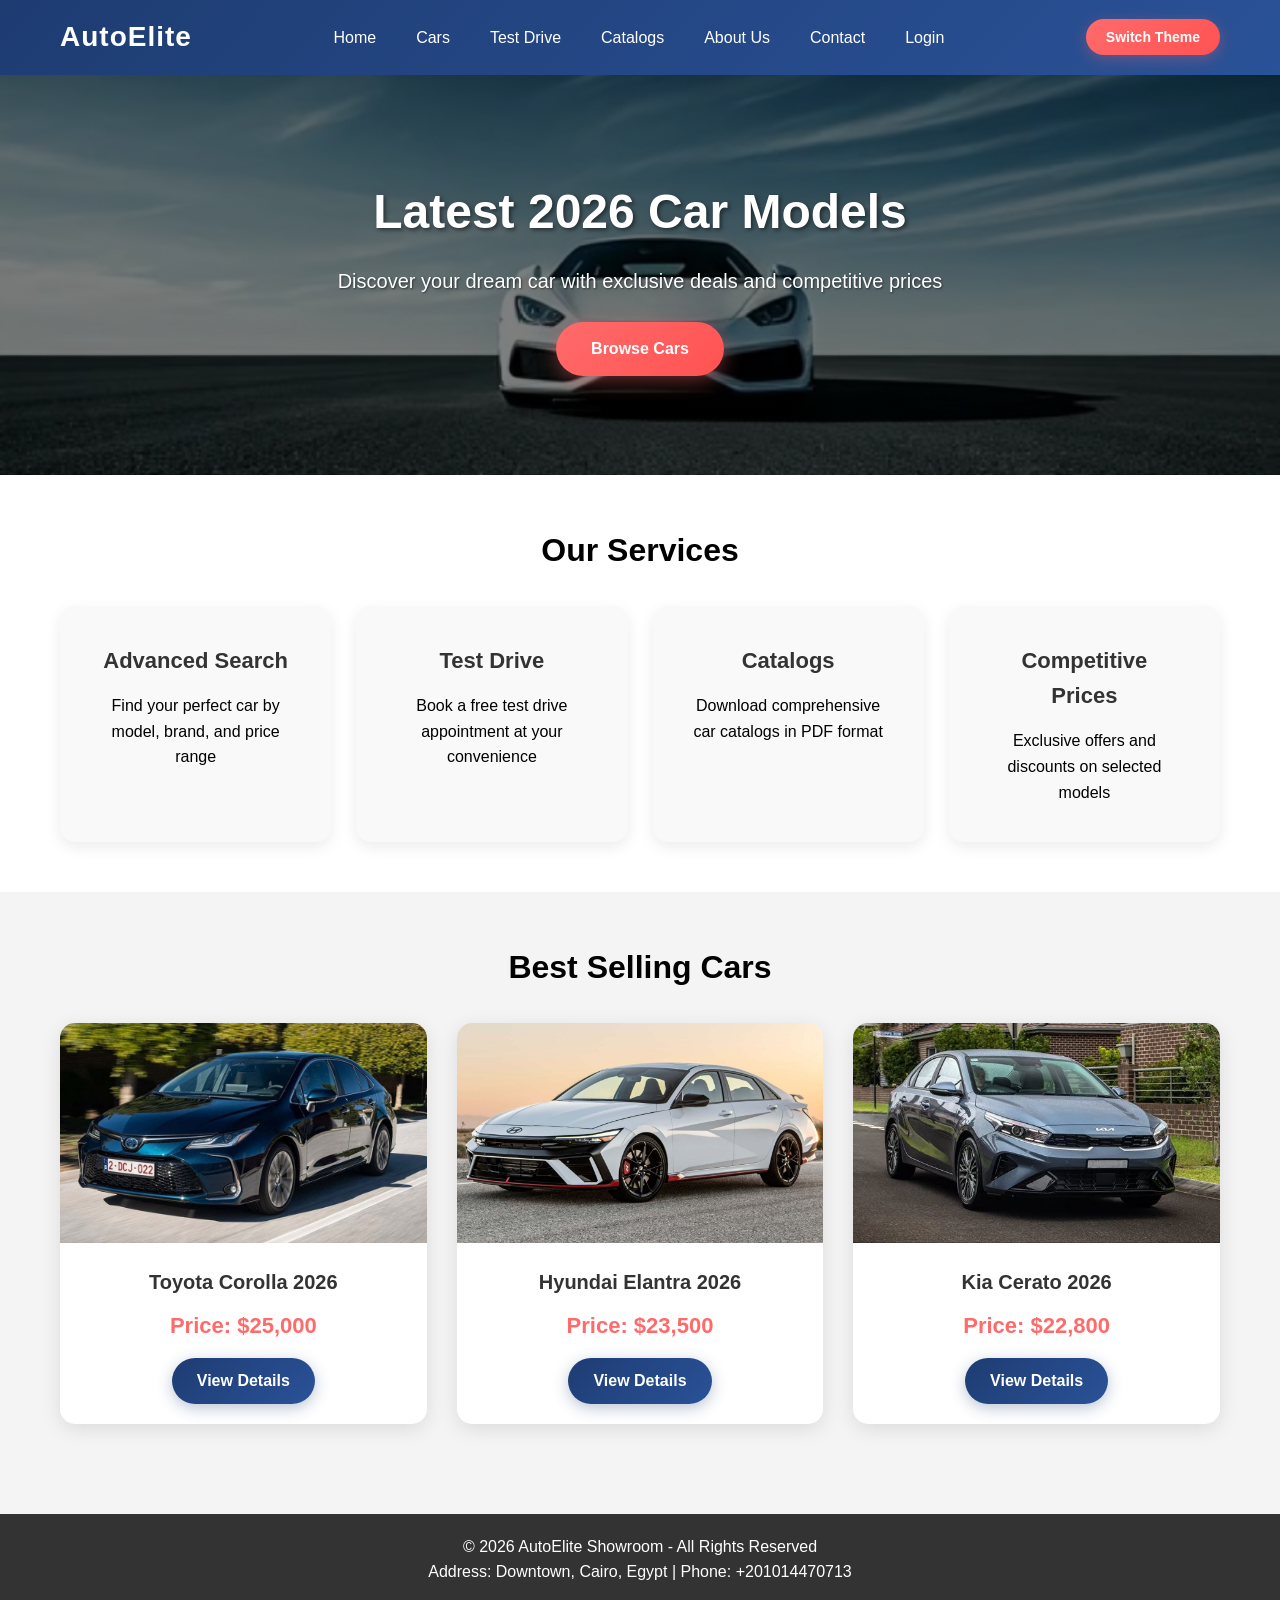
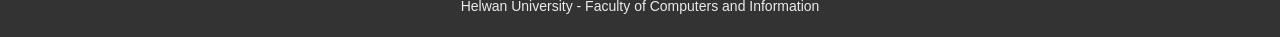
<file: index.html>
<!DOCTYPE html><html lang="en">
<head>
    <meta charset="UTF-8">
    <meta name="viewport" content="width=device-width, initial-scale=1.0">
    <title>AutoElite Showroom - Premium Cars</title>
    <link rel="stylesheet" href="style.css">
</head>
<body>
    <header>
        <div class="container">
            <div class="logo">
                <h1>AutoElite</h1>
            </div>
            <nav>
                <ul>
                    <li><a href="index.html">Home</a></li>
                    <li><a href="cars.html">Cars</a></li>
                    <li><a href="test-drive.html">Test Drive</a></li>
                    <li><a href="catalogs.html">Catalogs</a></li>
                    <li><a href="about.html">About Us</a></li>
                    <li><a href="contact.html">Contact</a></li>
                    <li><a href="login.html">Login</a></li>
                </ul>
            </nav>
            <button id="theme-btn" onclick="changeTheme()">Switch Theme</button>
        </div>
    </header>

    <section class="hero">
        <div class="hero-content">
            <h2>Latest 2026 Car Models</h2>
            <p>Discover your dream car with exclusive deals and competitive prices</p>
            <a href="cars.html" class="btn">Browse Cars</a>
        </div>
    </section>

    <section class="features">
        <div class="container">
            <h2>Our Services</h2>
            <div class="features-grid">
                <div class="feature-box">
                    <h3>Advanced Search</h3>
                    <p>Find your perfect car by model, brand, and price range</p>
                </div>
                <div class="feature-box">
                    <h3>Test Drive</h3>
                    <p>Book a free test drive appointment at your convenience</p>
                </div>
                <div class="feature-box">
                    <h3>Catalogs</h3>
                    <p>Download comprehensive car catalogs in PDF format</p>
                </div>
                <div class="feature-box">
                    <h3>Competitive Prices</h3>
                    <p>Exclusive offers and discounts on selected models</p>
                </div>
            </div>
        </div>
    </section>

    <section class="popular-cars">
        <div class="container">
            <h2>Best Selling Cars</h2>
            <div class="cars-grid">
                <div class="car-card">
                    <img src="images/car1.jpg" alt="Toyota Corolla">
                    <h3>Toyota Corolla 2026</h3>
                    <p>Price: $25,000</p>
                    <a href="cars.html" class="btn-small">View Details</a>
                </div>
                <div class="car-card">
                    <img src="images/car2.jpg" alt="Hyundai Elantra">
                    <h3>Hyundai Elantra 2026</h3>
                    <p>Price: $23,500</p>
                    <a href="cars.html" class="btn-small">View Details</a>
                </div>
                <div class="car-card">
                    <img src="images/car3.jpg" alt="Kia Cerato">
                    <h3>Kia Cerato 2026</h3>
                    <p>Price: $22,800</p>
                    <a href="cars.html" class="btn-small">View Details</a>
                </div>
            </div>
        </div>
    </section>

    <footer>
        <div class="container">
            <p>&copy; 2026 AutoElite Showroom - All Rights Reserved</p>
            <p>Address: Downtown, Cairo, Egypt | Phone: +201014470713</p>
            <p style="margin-top: 10px; font-size: 14px; opacity: 0.9;">Helwan University - Faculty of Computers and Information</p>
        </div>
    </footer>

    <script src="script.js"></script>
</body>
</html>
</file>
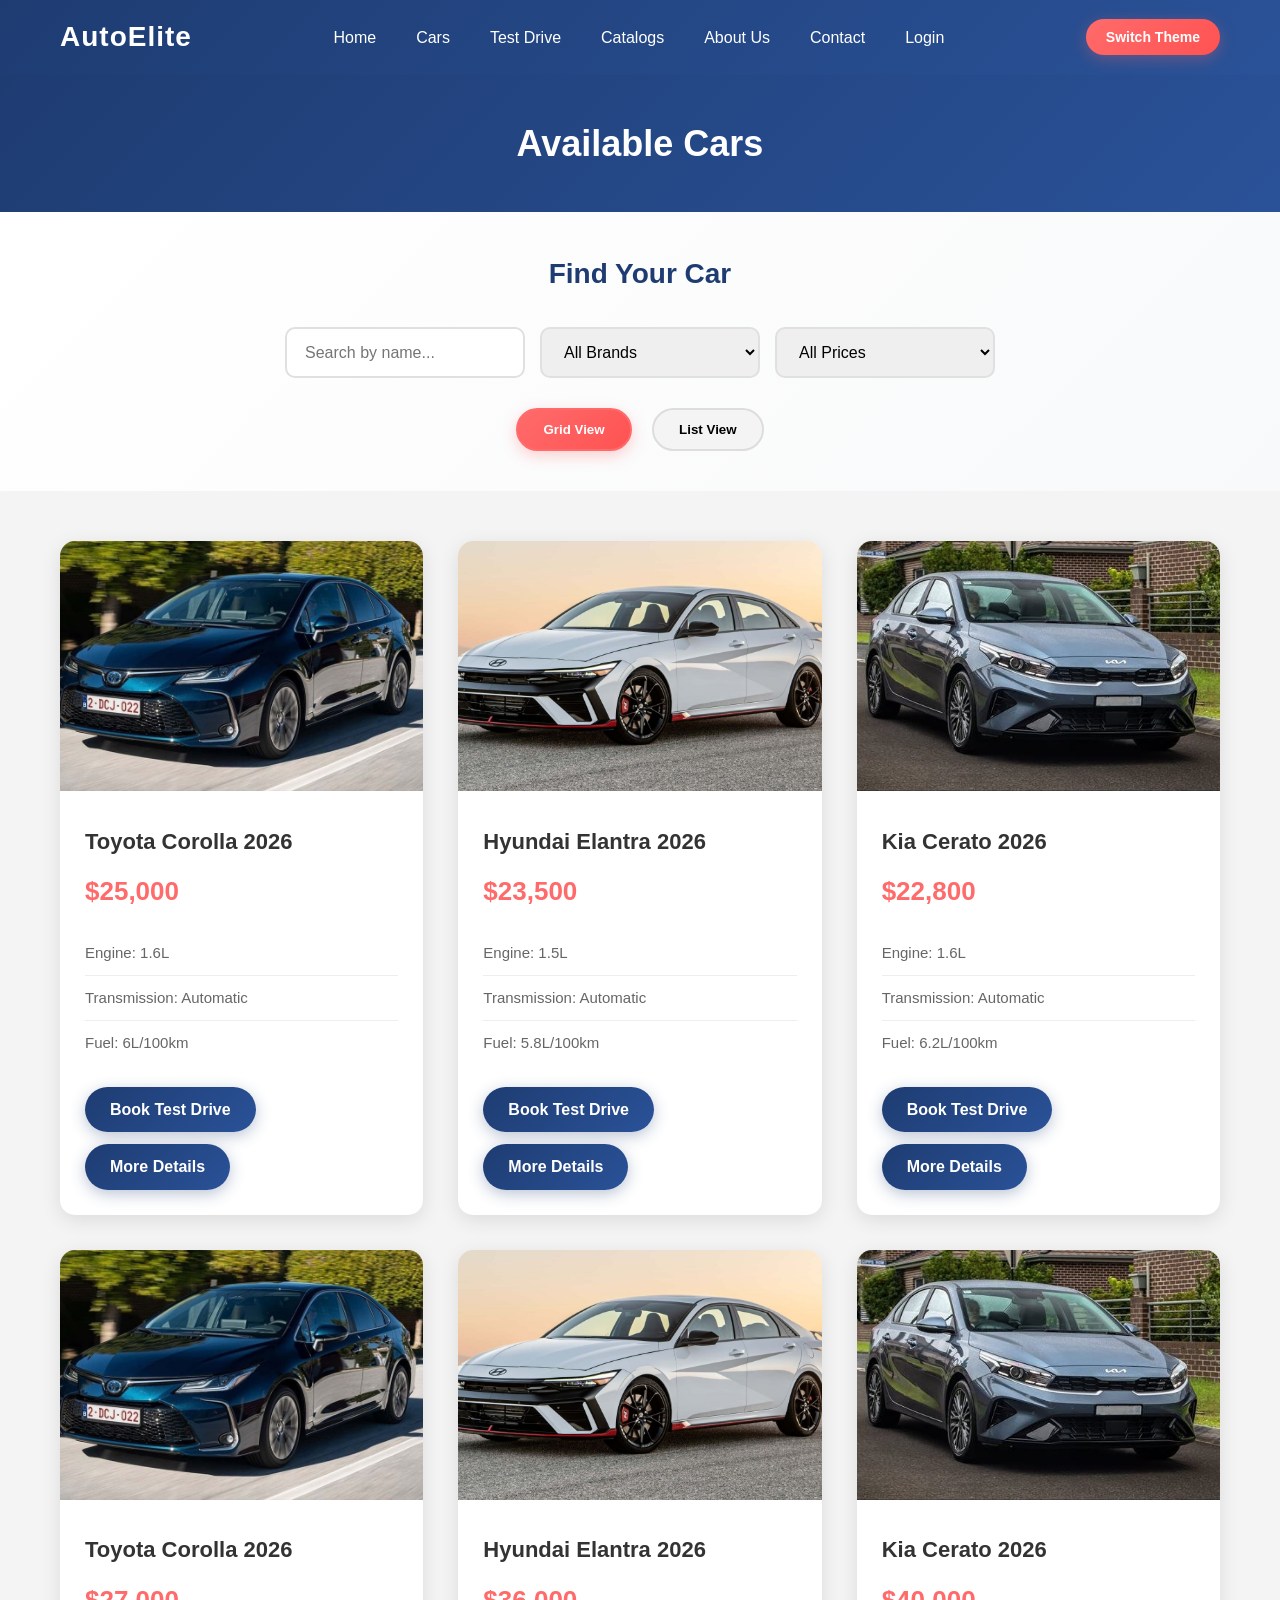
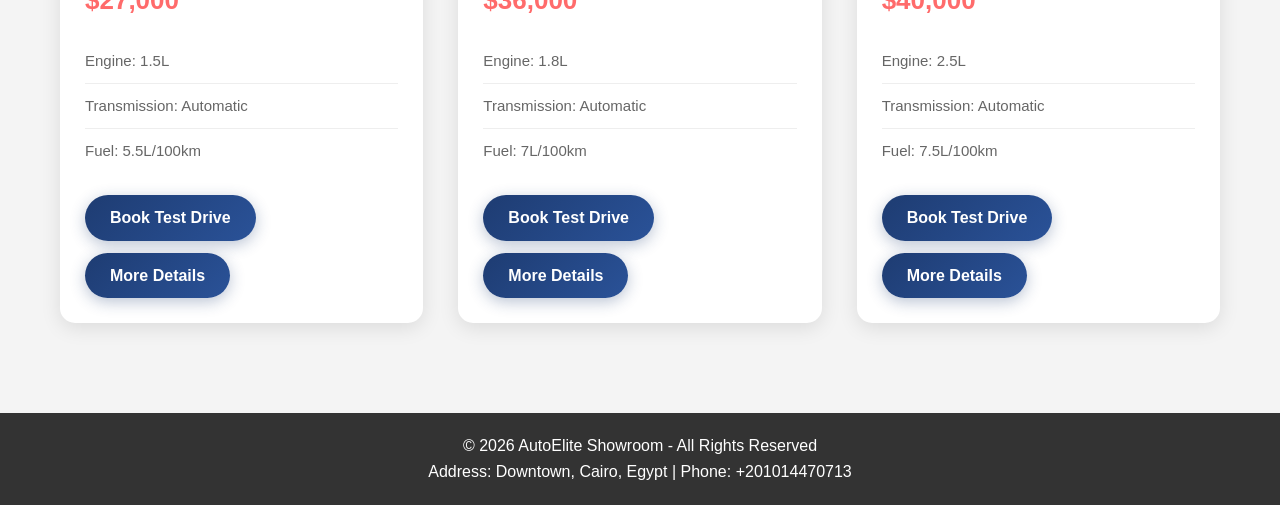
<file: cars.html>
<!DOCTYPE html>
<html lang="en">
<head>
    <meta charset="UTF-8">
    <meta name="viewport" content="width=device-width, initial-scale=1.0">
    <title>AutoElite - Available Cars</title>
    <link rel="stylesheet" href="style.css">
    <link rel="stylesheet" href="cars-style.css">
</head>
<body>
    <header>
        <div class="container">
            <div class="logo">
                <h1>AutoElite</h1>
            </div>
            <nav>
                <ul>
                    <li><a href="index.html">Home</a></li>
                    <li><a href="cars.html">Cars</a></li>
                    <li><a href="test-drive.html">Test Drive</a></li>
                    <li><a href="catalogs.html">Catalogs</a></li>
                    <li><a href="about.html">About Us</a></li>
                    <li><a href="contact.html">Contact</a></li>
                    <li><a href="login.html">Login</a></li>
                </ul>
            </nav>
            <button id="theme-btn" onclick="changeTheme()">Switch Theme</button>
        </div>
    </header>

    <section class="page-header">
        <h2>Available Cars</h2>
    </section>

    <section class="search-section">
        <div class="container">
            <h3>Find Your Car</h3>
            <div class="search-form">
                <input type="text" id="searchInput" placeholder="Search by name..." onkeyup="searchCars()">
                <select id="brandFilter" onchange="filterCars()">
                    <option value="all">All Brands</option>
                    <option value="Toyota">Toyota</option>
                    <option value="Hyundai">Hyundai</option>
                    <option value="Kia">Kia</option>
                    <option value="Nissan">Nissan</option>
                    <option value="Chevrolet">Chevrolet</option>
                </select>
                <select id="priceFilter" onchange="filterCars()">
                    <option value="all">All Prices</option>
                    <option value="low">Under $22,000</option>
                    <option value="medium">$22,000 - $35,000</option>
                    <option value="high">Over $35,000</option>
                </select>
            </div>
            <div class="view-toggle">
                <button onclick="changeView('grid')" class="active" id="gridBtn">Grid View</button>
                <button onclick="changeView('list')" id="listBtn">List View</button>
            </div>
        </div>
    </section>

    <section class="cars-section">
        <div class="container">
            <div id="carsContainer" class="cars-grid-view">
                <div class="car-item" data-brand="Toyota" data-price="25000">
                    <img src="images/car1.jpg" alt="Toyota Corolla">
                    <div class="car-info">
                        <h3>Toyota Corolla 2026</h3>
                        <p class="price">$25,000</p>
                        <ul class="specs">
                            <li>Engine: 1.6L</li>
                            <li>Transmission: Automatic</li>
                            <li>Fuel: 6L/100km</li>
                        </ul>
                        <div class="car-actions">
                            <a href="test-drive.html" class="btn-small">Book Test Drive</a>
                            <a href="#" class="btn-small">More Details</a>
                        </div>
                    </div>
                </div>

                <div class="car-item" data-brand="Hyundai" data-price="23500">
                    <img src="images/car2.jpg" alt="Hyundai Elantra">
                    <div class="car-info">
                        <h3>Hyundai Elantra 2026</h3>
                        <p class="price">$23,500</p>
                        <ul class="specs">
                            <li>Engine: 1.5L</li>
                            <li>Transmission: Automatic</li>
                            <li>Fuel: 5.8L/100km</li>
                        </ul>
                        <div class="car-actions">
                            <a href="test-drive.html" class="btn-small">Book Test Drive</a>
                            <a href="#" class="btn-small">More Details</a>
                        </div>
                    </div>
                </div>

                <div class="car-item" data-brand="Kia" data-price="22800">
                    <img src="images/car3.jpg" alt="Kia Cerato">
                    <div class="car-info">
                        <h3>Kia Cerato 2026</h3>
                        <p class="price">$22,800</p>
                        <ul class="specs">
                            <li>Engine: 1.6L</li>
                            <li>Transmission: Automatic</li>
                            <li>Fuel: 6.2L/100km</li>
                        </ul>
                        <div class="car-actions">
                            <a href="test-drive.html" class="btn-small">Book Test Drive</a>
                            <a href="#" class="btn-small">More Details</a>
                        </div>
                    </div>
                </div>

                <div class="car-item" data-brand="Toyota" data-price="27000">
                    <img src="images/car1.jpg" alt="Toyota Corolla">
                    <div class="car-info">
                        <h3>Toyota Corolla 2026</h3>
                        <p class="price">$27,000</p>
                        <ul class="specs">
                            <li>Engine: 1.5L</li>
                            <li>Transmission: Automatic</li>
                            <li>Fuel: 5.5L/100km</li>
                        </ul>
                        <div class="car-actions">
                            <a href="test-drive.html" class="btn-small">Book Test Drive</a>
                            <a href="#" class="btn-small">More Details</a>
                        </div>
                    </div>
                </div>

                <div class="car-item" data-brand="Hyundai" data-price="36000">
                    <img src="images/car2.jpg" alt="Hyundai Elantra">
                    <div class="car-info">
                        <h3>Hyundai Elantra 2026</h3>
                        <p class="price">$36,000</p>
                        <ul class="specs">
                            <li>Engine: 1.8L</li>
                            <li>Transmission: Automatic</li>
                            <li>Fuel: 7L/100km</li>
                        </ul>
                        <div class="car-actions">
                            <a href="test-drive.html" class="btn-small">Book Test Drive</a>
                            <a href="#" class="btn-small">More Details</a>
                        </div>
                    </div>
                </div>

                <div class="car-item" data-brand="Kia" data-price="40000">
                    <img src="images/car3.jpg" alt="Kia Cerato">
                    <div class="car-info">
                        <h3>Kia Cerato 2026</h3>
                        <p class="price">$40,000</p>
                        <ul class="specs">
                            <li>Engine: 2.5L</li>
                            <li>Transmission: Automatic</li>
                            <li>Fuel: 7.5L/100km</li>
                        </ul>
                        <div class="car-actions">
                            <a href="test-drive.html" class="btn-small">Book Test Drive</a>
                            <a href="#" class="btn-small">More Details</a>
                        </div>
                    </div>
                </div>
            </div>
        </div>
    </section>

    <footer>
        <div class="container">
            <p>&copy; 2026 AutoElite Showroom - All Rights Reserved</p>
            <p>Address: Downtown, Cairo, Egypt | Phone: +201014470713</p>
        </div>
    </footer>

    <script src="script.js"></script>
    <script src="cars-script.js"></script>
</body>
</html>
</file>
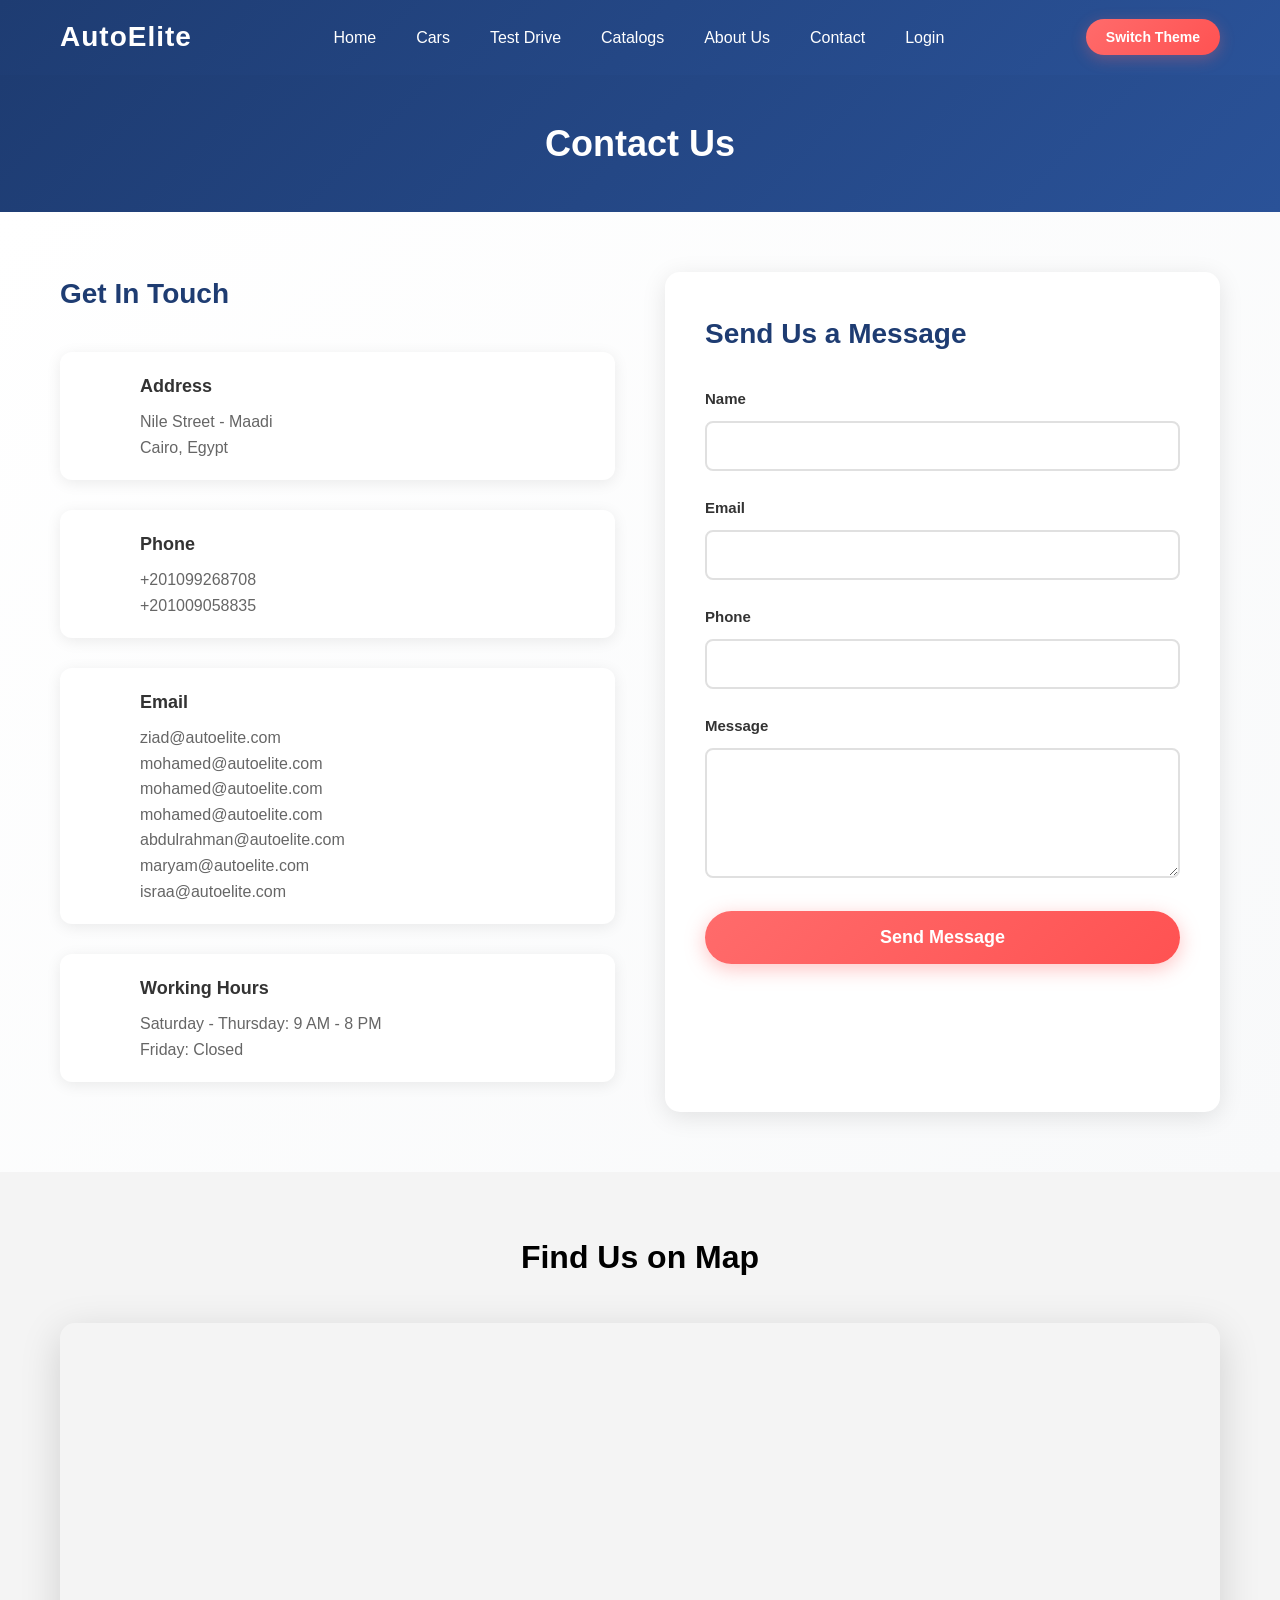
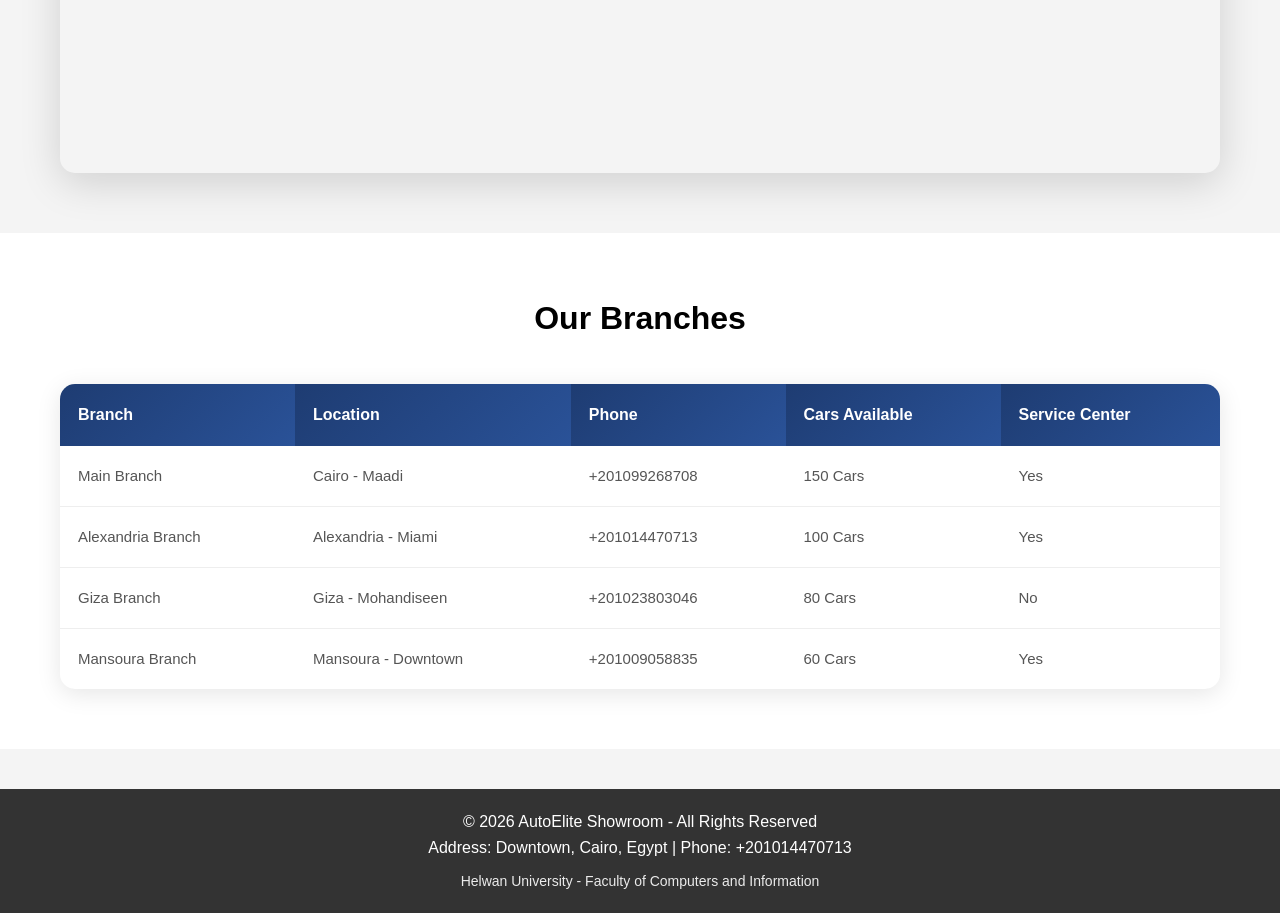
<file: contact.html>
<!DOCTYPE html>
<html lang="en">
<head>
    <meta charset="UTF-8">
    <meta name="viewport" content="width=device-width, initial-scale=1.0">
    <title>AutoElite - Contact Us</title>
    <link rel="stylesheet" href="style.css">
    <style>
        .contact-section {
            padding: 60px 0;
            background: linear-gradient(135deg, #ffffff 0%, #f8f9fa 100%);
        }
        
        .contact-grid {
            display: grid;
            grid-template-columns: 1fr 1fr;
            gap: 50px;
        }
        
        .contact-info h2 {
            color: #1e3c72;
            margin-bottom: 35px;
            font-size: 28px;
            font-weight: 700;
        }
        
        .info-item {
            margin-bottom: 30px;
            display: flex;
            align-items: start;
            gap: 20px;
            padding: 20px;
            background: white;
            border-radius: 12px;
            box-shadow: 0 3px 15px rgba(0,0,0,0.08);
            transition: all 0.3s ease;
        }
        
        .info-item:hover {
            transform: translateX(-5px);
            box-shadow: 0 5px 25px rgba(0,0,0,0.12);
        }
        
        .info-icon {
            font-size: 32px;
            min-width: 40px;
        }
        
        .info-text h4 {
            color: #333;
            margin-bottom: 8px;
            font-size: 18px;
            font-weight: 600;
        }
        
        .info-text p {
            color: #666;
            line-height: 1.6;
        }
        
        .contact-form {
            background: white;
            padding: 40px;
            border-radius: 15px;
            box-shadow: 0 5px 25px rgba(0,0,0,0.1);
        }
        
        .contact-form h2 {
            color: #1e3c72;
            margin-bottom: 30px;
            font-size: 28px;
            font-weight: 700;
        }
        
        .form-group {
            margin-bottom: 25px;
        }
        
        .form-group label {
            display: block;
            margin-bottom: 10px;
            color: #333;
            font-weight: 600;
            font-size: 15px;
        }
        
        .form-group input,
        .form-group textarea {
            width: 100%;
            padding: 14px;
            border: 2px solid #e0e0e0;
            border-radius: 8px;
            font-size: 16px;
            transition: all 0.3s ease;
        }
        
        .form-group input:focus,
        .form-group textarea:focus {
            outline: none;
            border-color: #ff6b6b;
            box-shadow: 0 0 0 3px rgba(255,107,107,0.1);
        }
        
        .form-group textarea {
            resize: vertical;
            min-height: 130px;
        }
        
        .submit-btn {
            width: 100%;
            background: linear-gradient(135deg, #ff6b6b 0%, #ff5252 100%);
            color: white;
            padding: 16px;
            border: none;
            border-radius: 30px;
            font-size: 18px;
            font-weight: 600;
            cursor: pointer;
            transition: all 0.3s ease;
            box-shadow: 0 5px 20px rgba(255,107,107,0.4);
        }
        
        .submit-btn:hover {
            transform: translateY(-2px);
            box-shadow: 0 8px 25px rgba(255,107,107,0.5);
        }
        
        .map-section {
            padding: 60px 0;
            background-color: #f4f4f4;
        }
        
                .map-container {
            width: 100%;
            height: 450px;
            border-radius: 15px;
            overflow: hidden;
            box-shadow: 0 10px 40px rgba(0,0,0,0.15);
        }
        
        .map-container iframe {
            width: 100%;
            height: 100%;
            border: 0;
        }
        
        .branches-section {
            padding: 60px 0;
            background: white;
        }
        
        .branches-table {
            background: white;
            border-radius: 15px;
            overflow: hidden;
            box-shadow: 0 5px 25px rgba(0,0,0,0.1);
        }
        
        table {
            width: 100%;
            border-collapse: collapse;
        }
        
        th {
            background: linear-gradient(135deg, #1e3c72 0%, #2a5298 100%);
            color: white;
            padding: 18px;
            text-align: left;
            font-weight: 600;
            font-size: 16px;
        }
        
        td {
            padding: 18px;
            border-bottom: 1px solid #eee;
            color: #555;
            font-size: 15px;
        }
        
        tr:hover {
            background-color: #f8f9fa;
        }
        
        tr:last-child td {
            border-bottom: none;
        }
        
        body.dark-theme .contact-section {
            background: linear-gradient(135deg, #1a1a1a 0%, #2a2a2a 100%);
        }
        
        body.dark-theme .contact-info h2,
        body.dark-theme .contact-form h2 {
            color: #ff6b6b;
        }
        
        body.dark-theme .info-item {
            background-color: #2a2a2a;
        }
        
        body.dark-theme .info-text h4 {
            color: #e0e0e0;
        }
        
        body.dark-theme .info-text p {
            color: #ccc;
        }
        
        body.dark-theme .contact-form {
            background-color: #2a2a2a;
        }
        
        body.dark-theme .form-group label {
            color: #e0e0e0;
        }
        
        body.dark-theme .form-group input,
        body.dark-theme .form-group textarea {
            background-color: #1a1a1a;
            color: #e0e0e0;
            border-color: #444;
        }
        
        body.dark-theme .map-section {
            background-color: #1a1a1a;
        }
        
        body.dark-theme .branches-section {
            background-color: #2a2a2a;
        }
        
        body.dark-theme .branches-table {
            background-color: #2a2a2a;
        }
        
        body.dark-theme th {
            background: linear-gradient(135deg, #0a0e27 0%, #1a1f3a 100%);
        }
        
        body.dark-theme td {
            color: #ccc;
            border-color: #444;
        }
        
        body.dark-theme tr:hover {
            background-color: #333;
        }
        
        @media (max-width: 768px) {
            .contact-grid {
                grid-template-columns: 1fr;
            }
            
            table {
                font-size: 14px;
            }
            
            th, td {
                padding: 12px 8px;
            }
        }
    </style>
</head>
<body>
    <header>
        <div class="container">
            <div class="logo">
                <h1>AutoElite</h1>
            </div>
            <nav>
                <ul>
                    <li><a href="index.html">Home</a></li>
                    <li><a href="cars.html">Cars</a></li>
                    <li><a href="test-drive.html">Test Drive</a></li>
                    <li><a href="catalogs.html">Catalogs</a></li>
                    <li><a href="about.html">About Us</a></li>
                    <li><a href="contact.html">Contact</a></li>
                    <li><a href="login.html">Login</a></li>
                </ul>
            </nav>
            <button id="theme-btn" onclick="changeTheme()">Switch Theme</button>
        </div>
    </header>

    <section class="page-header">
        <h2>Contact Us</h2>
    </section>

    <section class="contact-section">
        <div class="container">
            <div class="contact-grid">
                <div class="contact-info">
                                        <h2>Get In Touch</h2>
                                        <div class="info-item">
                                            <div class="info-icon"></div>
                                            <div class="info-text">
                                                <h4>Address</h4>
                                                <p>Nile Street - Maadi<br>Cairo, Egypt</p>
                                            </div>
                                        </div>
                                        <div class="info-item">
                                            <div class="info-icon"></div>
                                            <div class="info-text">
                                                <h4>Phone</h4>
                                                <p>+201099268708<br>+201009058835</p>
                                            </div>
                                        </div>
                                        <div class="info-item">
                                            <div class="info-icon"></div>
                                            <div class="info-text">
                                                <h4>Email</h4>
                                                <p>ziad@autoelite.com<br>mohamed@autoelite.com<br>mohamed@autoelite.com<br>mohamed@autoelite.com<br>abdulrahman@autoelite.com<br>maryam@autoelite.com<br>israa@autoelite.com</p>
                                            </div>
                                        </div>
                                        <div class="info-item">
                                            <div class="info-icon"></div>
                                            <div class="info-text">
                                                <h4>Working Hours</h4>
                                                <p>Saturday - Thursday: 9 AM - 8 PM<br>Friday: Closed</p>
                                            </div>
                                        </div>
                </div>

                <div class="contact-form">
                    <h2>Send Us a Message</h2>
                    <form onsubmit="return submitContactForm(event)">
                        <div class="form-group">
                            <label for="name">Name</label>
                            <input type="text" id="name" required>
                        </div>
                        <div class="form-group">
                            <label for="email">Email</label>
                            <input type="email" id="email" required>
                        </div>
                        <div class="form-group">
                            <label for="phone">Phone</label>
                            <input type="tel" id="phone">
                        </div>
                        <div class="form-group">
                            <label for="message">Message</label>
                            <textarea id="message" required></textarea>
                        </div>
                        <button type="submit" class="submit-btn">Send Message</button>
                    </form>
                </div>
            </div>
        </div>
    </section>

    <section class="map-section">
        <div class="container">
                        <h2 style="text-align: center; margin-bottom: 40px; font-size: 32px;">Find Us on Map</h2>
                        <div class="map-container">
                            <iframe src="https://www.google.com/maps/embed?pb=!1m18!1m12!1m3!1d3453.123!2d31.231!3d29.972!2m3!1f0!2f0!3f0!3m2!1i1024!2i768!4f13.1!3m3!1m2!1s0x0%3A0x0!2zMjnCsDU4JzE5LjIiTiAzMcKwMTMnNTEuNiJF!5e0!3m2!1sen!2seg!4v1234567890" allowfullscreen="" loading="lazy" referrerpolicy="no-referrer-when-downgrade"></iframe>
                        </div>
        </div>
    </section>

    <section class="branches-section">
        <div class="container">
                        <h2 style="text-align: center; margin-bottom: 40px; font-size: 32px;">Our Branches</h2>
                        <div class="branches-table">
                            <table>
                                <thead>
                                    <tr>
                                        <th>Branch</th>
                                        <th>Location</th>
                                        <th>Phone</th>
                                        <th>Cars Available</th>
                                        <th>Service Center</th>
                                    </tr>
                                </thead>
                                <tbody>
                                    <tr>
                                        <td>Main Branch</td>
                                        <td>Cairo - Maadi</td>
                                        <td>+201099268708</td>
                                        <td>150 Cars</td>
                                        <td>Yes</td>
                                    </tr>
                                    <tr>
                                        <td>Alexandria Branch</td>
                                        <td>Alexandria - Miami</td>
                                        <td>+201014470713</td>
                                        <td>100 Cars</td>
                                        <td>Yes</td>
                                    </tr>
                                    <tr>
                                        <td>Giza Branch</td>
                                        <td>Giza - Mohandiseen</td>
                                        <td>+201023803046</td>
                                        <td>80 Cars</td>
                                        <td>No</td>
                                    </tr>
                                    <tr>
                                        <td>Mansoura Branch</td>
                                        <td>Mansoura - Downtown</td>
                                        <td>+201009058835</td>
                                        <td>60 Cars</td>
                                        <td>Yes</td>
                                    </tr>
                                </tbody>
                            </table>
                        </div>
        </div>
    </section>

    <footer>
        <div class="container">
                        <p>&copy; 2026 AutoElite Showroom - All Rights Reserved</p>
                        <p>Address: Downtown, Cairo, Egypt | Phone: +201014470713</p>
                        <p style="margin-top: 10px; font-size: 14px; opacity: 0.9;">Helwan University - Faculty of Computers and Information</p>
        </div>
    </footer>

    <script src="script.js"></script>
    <script>
        function submitContactForm(e) {
            e.preventDefault();
            alert('Thank you for contacting us! We will respond to you as soon as possible.');
            e.target.reset();
            return false;
        }
    </script>
</body>
</html>
</file>
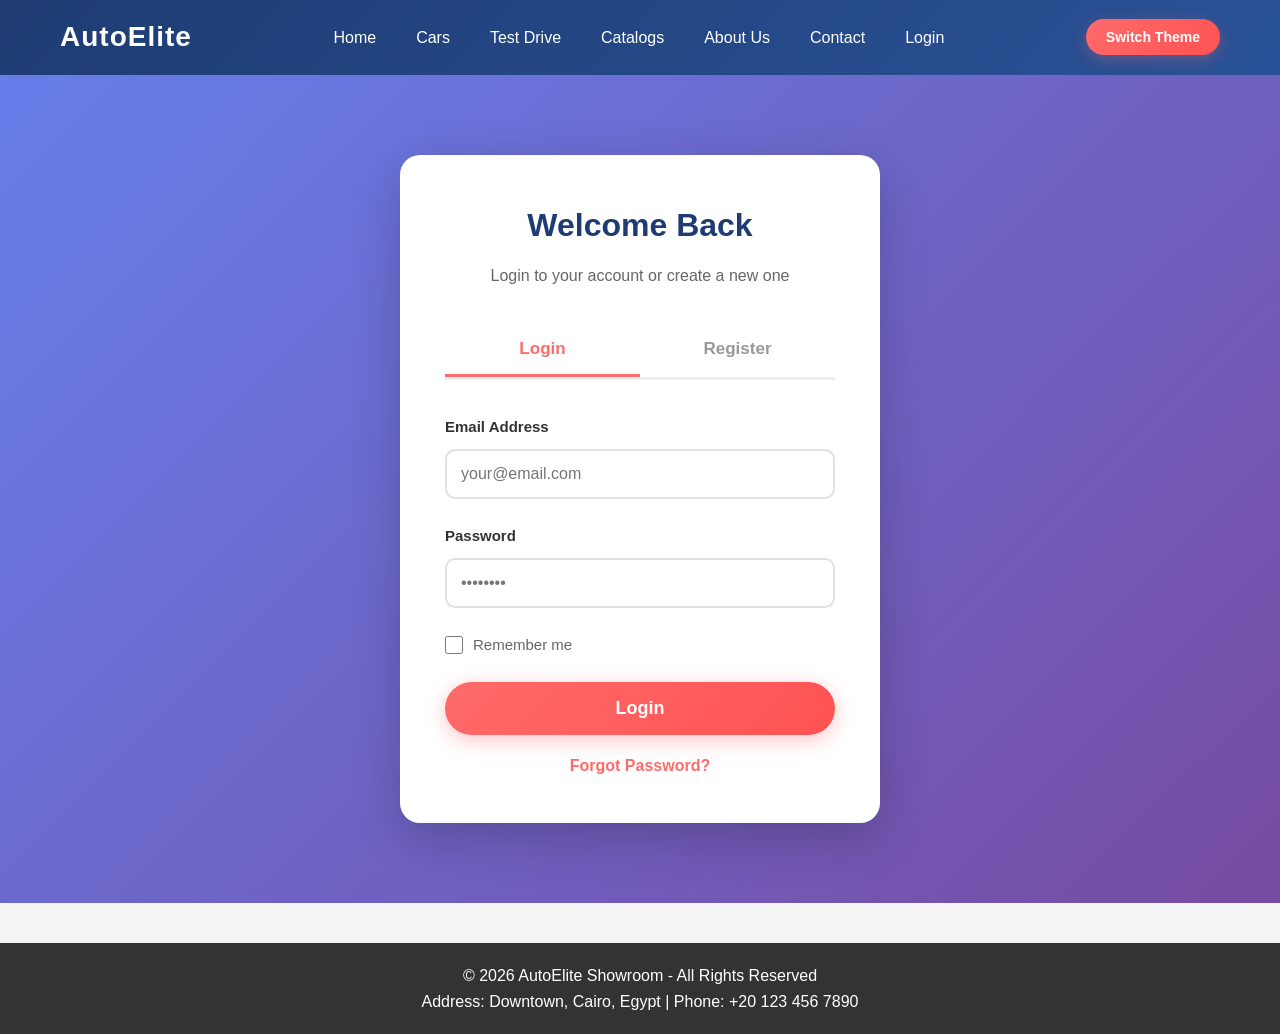
<file: login.html>
<!DOCTYPE html>
<html lang="en">
<head>
    <meta charset="UTF-8">
    <meta name="viewport" content="width=device-width, initial-scale=1.0">
    <title>AutoElite - Login</title>
    <link rel="stylesheet" href="style.css">
    <style>
        .login-section {
            padding: 80px 0;
            background: linear-gradient(135deg, #667eea 0%, #764ba2 100%);
            min-height: 80vh;
        }
        
        .login-container {
            max-width: 480px;
            margin: 0 auto;
            background: white;
            padding: 45px;
            border-radius: 20px;
            box-shadow: 0 15px 50px rgba(0,0,0,0.2);
        }
        
        .login-header {
            text-align: center;
            margin-bottom: 35px;
        }
        
        .login-header h2 {
            color: #1e3c72;
            margin-bottom: 12px;
            font-size: 32px;
            font-weight: 700;
        }
        
        .login-header p {
            color: #666;
            font-size: 16px;
        }
        
        .form-tabs {
            display: flex;
            margin-bottom: 35px;
            border-bottom: 3px solid #eee;
        }
        
        .tab-btn {
            flex: 1;
            padding: 15px;
            background: none;
            border: none;
            border-bottom: 3px solid transparent;
            cursor: pointer;
            font-size: 17px;
            font-weight: 600;
            color: #999;
            transition: all 0.3s ease;
        }
        
        .tab-btn.active {
            color: #ff6b6b;
            border-bottom-color: #ff6b6b;
        }
        
        .form-content {
            display: none;
        }
        
        .form-content.active {
            display: block;
            animation: fadeIn 0.5s ease;
        }
        
        @keyframes fadeIn {
            from { opacity: 0; transform: translateY(10px); }
            to { opacity: 1; transform: translateY(0); }
        }
        
        .form-group {
            margin-bottom: 25px;
        }
        
        .form-group label {
            display: block;
            margin-bottom: 10px;
            color: #333;
            font-weight: 600;
            font-size: 15px;
        }
        
        .form-group input {
            width: 100%;
            padding: 14px;
            border: 2px solid #e0e0e0;
            border-radius: 10px;
            font-size: 16px;
            transition: all 0.3s ease;
        }
        
        .form-group input:focus {
            outline: none;
            border-color: #ff6b6b;
            box-shadow: 0 0 0 3px rgba(255,107,107,0.1);
        }
        
        .checkbox-group {
            display: flex;
            align-items: center;
            gap: 10px;
            margin-bottom: 25px;
        }
        
        .checkbox-group input[type="checkbox"] {
            width: 18px;
            height: 18px;
            cursor: pointer;
        }
        
        .checkbox-group label {
            color: #666;
            cursor: pointer;
            font-size: 15px;
        }
        
        .submit-btn {
            width: 100%;
            background: linear-gradient(135deg, #ff6b6b 0%, #ff5252 100%);
            color: white;
            padding: 16px;
            border: none;
            border-radius: 30px;
            font-size: 18px;
            font-weight: 600;
            cursor: pointer;
            transition: all 0.3s ease;
            box-shadow: 0 5px 20px rgba(255,107,107,0.4);
        }
        
        .submit-btn:hover {
            transform: translateY(-2px);
            box-shadow: 0 8px 25px rgba(255,107,107,0.5);
        }
        
        .forgot-password {
            text-align: center;
            margin-top: 18px;
        }
        
        .forgot-password a {
            color: #ff6b6b;
            text-decoration: none;
            font-weight: 600;
            transition: color 0.3s ease;
        }
        
        .forgot-password a:hover {
            color: #ff5252;
        }
        
        .error-msg {
            color: #ff5252;
            font-size: 13px;
            margin-top: 6px;
            display: none;
        }
        
        .success-msg {
            background: linear-gradient(135deg, #4CAF50 0%, #45a049 100%);
            color: white;
            padding: 15px;
            border-radius: 10px;
            text-align: center;
            margin-bottom: 25px;
            display: none;
            animation: slideDown 0.5s ease;
        }
        
        @keyframes slideDown {
            from { opacity: 0; transform: translateY(-20px); }
            to { opacity: 1; transform: translateY(0); }
        }
        
        body.dark-theme .login-section {
            background: linear-gradient(135deg, #1a1a1a 0%, #2a2a2a 100%);
        }
        
        body.dark-theme .login-container {
            background-color: #2a2a2a;
        }
        
        body.dark-theme .login-header h2 {
            color: #ff6b6b;
        }
        
        body.dark-theme .login-header p {
            color: #ccc;
        }
        
        body.dark-theme .form-group label {
            color: #e0e0e0;
        }
        
        body.dark-theme .form-group input {
            background-color: #1a1a1a;
            color: #e0e0e0;
            border-color: #444;
        }
        
        body.dark-theme .checkbox-group label {
            color: #ccc;
        }
        
        body.dark-theme .tab-btn {
            color: #666;
        }
        
        body.dark-theme .form-tabs {
            border-color: #444;
        }
    </style>
</head>
<body>
    <header>
        <div class="container">
            <div class="logo">
                <h1>AutoElite</h1>
            </div>
            <nav>
                <ul>
                    <li><a href="index.html">Home</a></li>
                    <li><a href="cars.html">Cars</a></li>
                    <li><a href="test-drive.html">Test Drive</a></li>
                    <li><a href="catalogs.html">Catalogs</a></li>
                    <li><a href="about.html">About Us</a></li>
                    <li><a href="contact.html">Contact</a></li>
                    <li><a href="login.html">Login</a></li>
                </ul>
            </nav>
            <button id="theme-btn" onclick="changeTheme()">Switch Theme</button>
        </div>
    </header>

    <section class="login-section">
        <div class="container">
            <div class="login-container">
                <div class="login-header">
                    <h2>Welcome Back</h2>
                    <p>Login to your account or create a new one</p>
                </div>

                <div id="successMessage" class="success-msg"></div>

                <div class="form-tabs">
                    <button class="tab-btn active" onclick="switchTab('login')">Login</button>
                    <button class="tab-btn" onclick="switchTab('register')">Register</button>
                </div>

                <div id="loginForm" class="form-content active">
                    <form onsubmit="return handleLogin(event)">
                        <div class="form-group">
                            <label for="loginEmail">Email Address</label>
                            <input type="email" id="loginEmail" placeholder="your@email.com" required>
                            <span class="error-msg" id="loginEmailError">Please enter a valid email</span>
                        </div>
                        <div class="form-group">
                            <label for="loginPassword">Password</label>
                            <input type="password" id="loginPassword" placeholder="••••••••" required>
                            <span class="error-msg" id="loginPasswordError">Password must be at least 6 characters</span>
                        </div>
                        <div class="checkbox-group">
                            <input type="checkbox" id="rememberMe">
                            <label for="rememberMe">Remember me</label>
                        </div>
                        <button type="submit" class="submit-btn">Login</button>
                        <div class="forgot-password">
                            <a href="#">Forgot Password?</a>
                        </div>
                    </form>
                </div>

                <div id="registerForm" class="form-content">
                    <form onsubmit="return handleRegister(event)">
                        <div class="form-group">
                            <label for="regName">Full Name</label>
                            <input type="text" id="regName" placeholder="John Doe" required>
                            <span class="error-msg" id="regNameError">Name is required</span>
                        </div>
                        <div class="form-group">
                            <label for="regEmail">Email Address</label>
                            <input type="email" id="regEmail" placeholder="your@email.com" required>
                            <span class="error-msg" id="regEmailError">Please enter a valid email</span>
                        </div>
                        <div class="form-group">
                            <label for="regPhone">Phone Number</label>
                            <input type="tel" id="regPhone" placeholder="+20 123 456 7890" required>
                            <span class="error-msg" id="regPhoneError">Please enter a valid phone number</span>
                        </div>
                        <div class="form-group">
                            <label for="regPassword">Password</label>
                            <input type="password" id="regPassword" placeholder="••••••••" required>
                            <span class="error-msg" id="regPasswordError">Password must be at least 6 characters</span>
                        </div>
                        <div class="form-group">
                            <label for="regConfirmPassword">Confirm Password</label>
                            <input type="password" id="regConfirmPassword" placeholder="••••••••" required>
                            <span class="error-msg" id="regConfirmError">Passwords do not match</span>
                        </div>
                        <div class="checkbox-group">
                            <input type="checkbox" id="agreeTerms" required>
                            <label for="agreeTerms">I agree to Terms & Conditions</label>
                        </div>
                        <button type="submit" class="submit-btn">Create Account</button>
                    </form>
                </div>
            </div>
        </div>
    </section>

    <footer>
        <div class="container">
            <p>&copy; 2026 AutoElite Showroom - All Rights Reserved</p>
            <p>Address: Downtown, Cairo, Egypt | Phone: +20 123 456 7890</p>
        </div>
    </footer>

    <script src="script.js"></script>
    <script>
        function switchTab(tab) {
            var loginTab = document.querySelector('.tab-btn:first-child');
            var registerTab = document.querySelector('.tab-btn:last-child');
            var loginForm = document.getElementById('loginForm');
            var registerForm = document.getElementById('registerForm');
            
            if (tab === 'login') {
                loginTab.classList.add('active');
                registerTab.classList.remove('active');
                loginForm.classList.add('active');
                registerForm.classList.remove('active');
            } else {
                registerTab.classList.add('active');
                loginTab.classList.remove('active');
                registerForm.classList.add('active');
                loginForm.classList.remove('active');
            }
        }
        
        function handleLogin(e) {
            e.preventDefault();
            var email = document.getElementById('loginEmail').value;
            var password = document.getElementById('loginPassword').value;
            var valid = true;
            
            if (!email.includes('@')) {
                document.getElementById('loginEmailError').style.display = 'block';
                valid = false;
            } else {
                document.getElementById('loginEmailError').style.display = 'none';
            }
            
            if (password.length < 6) {
                document.getElementById('loginPasswordError').style.display = 'block';
                valid = false;
            } else {
                document.getElementById('loginPasswordError').style.display = 'none';
            }
            
            if (valid) {
                var msg = document.getElementById('successMessage');
                msg.textContent = 'Login successful! Welcome back.';
                msg.style.display = 'block';
                setTimeout(function() {
                    window.location.href = 'index.html';
                }, 1500);
            }
            return false;
        }
        
        function handleRegister(e) {
            e.preventDefault();
            var name = document.getElementById('regName').value;
            var email = document.getElementById('regEmail').value;
            var phone = document.getElementById('regPhone').value;
            var password = document.getElementById('regPassword').value;
            var confirmPass = document.getElementById('regConfirmPassword').value;
            var valid = true;
            
            if (name.trim() === '') {
                document.getElementById('regNameError').style.display = 'block';
                valid = false;
            } else {
                document.getElementById('regNameError').style.display = 'none';
            }
            
            if (!email.includes('@')) {
                document.getElementById('regEmailError').style.display = 'block';
                valid = false;
            } else {
                document.getElementById('regEmailError').style.display = 'none';
            }
            
            if (phone.length < 10) {
                document.getElementById('regPhoneError').style.display = 'block';
                valid = false;
            } else {
                document.getElementById('regPhoneError').style.display = 'none';
            }
            
            if (password.length < 6) {
                document.getElementById('regPasswordError').style.display = 'block';
                valid = false;
            } else {
                document.getElementById('regPasswordError').style.display = 'none';
            }
            
            if (password !== confirmPass) {
                document.getElementById('regConfirmError').style.display = 'block';
                valid = false;
            } else {
                document.getElementById('regConfirmError').style.display = 'none';
            }
            
            if (valid) {
                var msg = document.getElementById('successMessage');
                msg.textContent = 'Account created successfully!';
                msg.style.display = 'block';
                setTimeout(function() {
                    switchTab('login');
                    msg.style.display = 'none';
                }, 2000);
                e.target.reset();
            }
            return false;
        }
    </script>
</body>
</html>
</file>
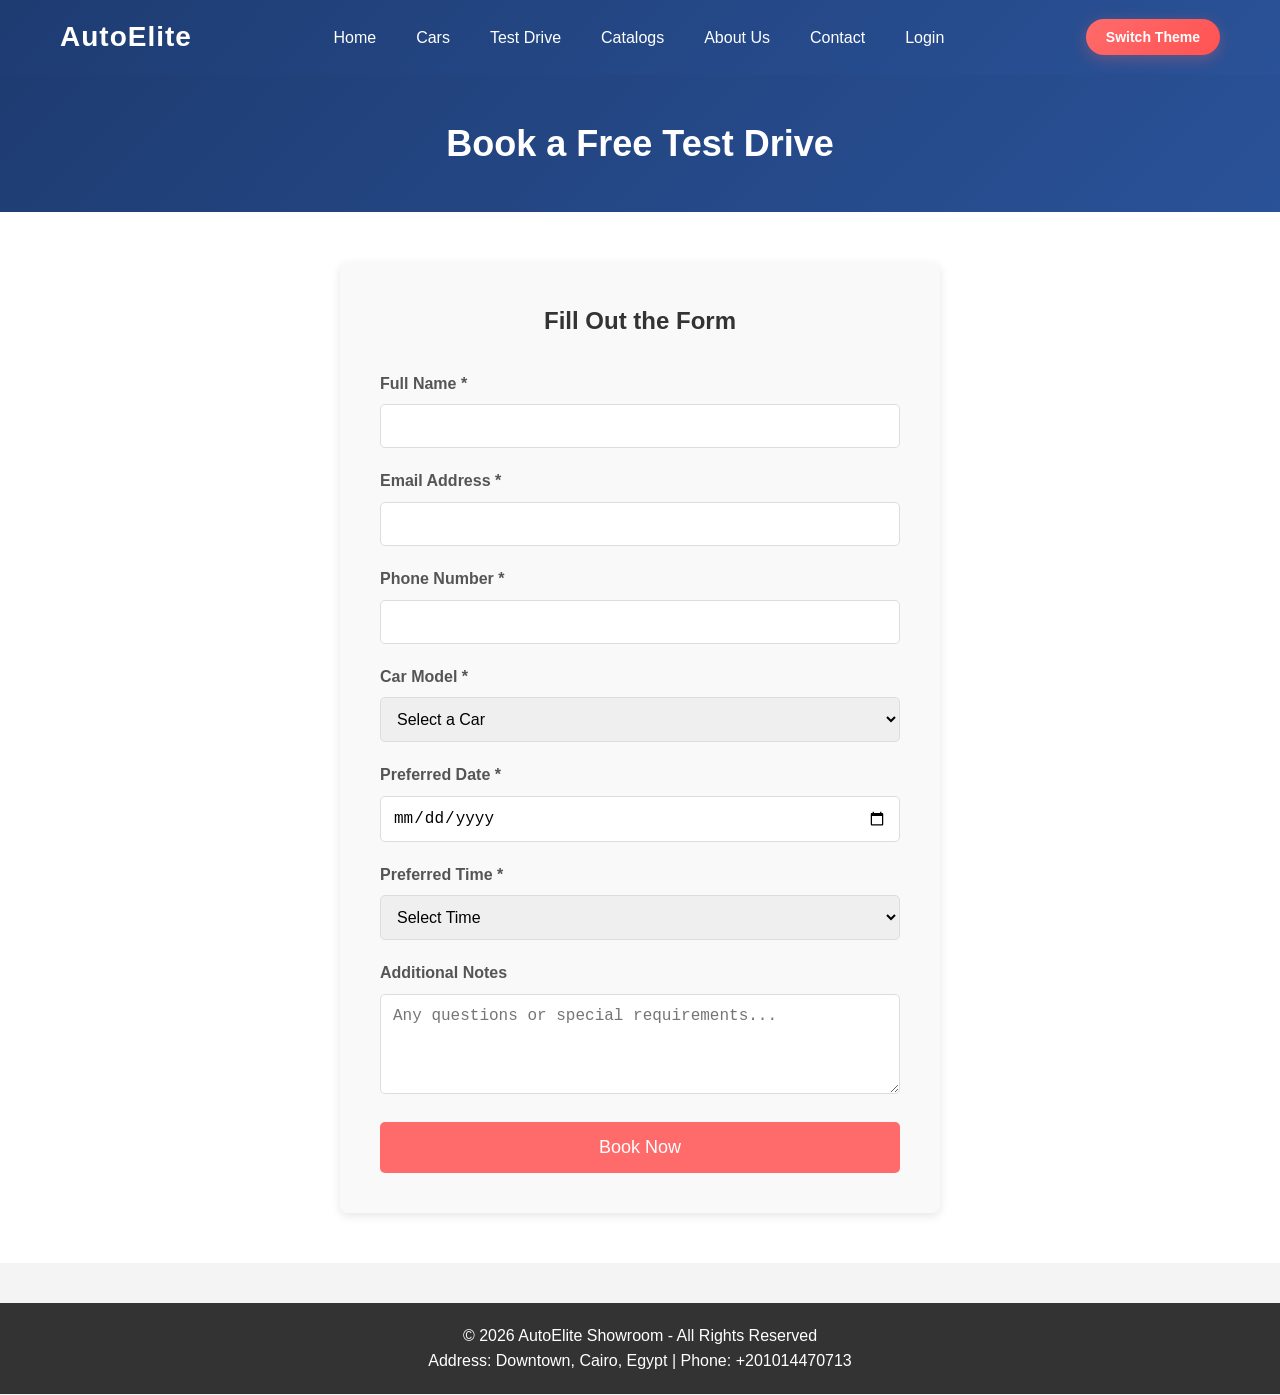
<file: test-drive.html>
<!DOCTYPE html>
<html lang="en">
<head>
    <meta charset="UTF-8">
    <meta name="viewport" content="width=device-width, initial-scale=1.0">
    <title>AutoElite - Book Test Drive</title>
    <link rel="stylesheet" href="style.css">
    <style>
        .form-section {
            padding: 50px 0;
            background-color: white;
        }
        
        .form-container {
            max-width: 600px;
            margin: 0 auto;
            background-color: #f9f9f9;
            padding: 40px;
            border-radius: 8px;
            box-shadow: 0 3px 10px rgba(0,0,0,0.1);
        }
        
        .form-container h2 {
            text-align: center;
            margin-bottom: 30px;
            color: #333;
        }
        
        .form-group {
            margin-bottom: 20px;
        }
        
        .form-group label {
            display: block;
            margin-bottom: 8px;
            color: #555;
            font-weight: bold;
        }
        
        .form-group input,
        .form-group select,
        .form-group textarea {
            width: 100%;
            padding: 12px;
            border: 1px solid #ddd;
            border-radius: 5px;
            font-size: 16px;
        }
        
        .form-group textarea {
            resize: vertical;
            min-height: 100px;
        }
        
        .submit-btn {
            width: 100%;
            background-color: #ff6b6b;
            color: white;
            padding: 15px;
            border: none;
            border-radius: 5px;
            font-size: 18px;
            cursor: pointer;
            transition: background 0.3s;
        }
        
        .submit-btn:hover {
            background-color: #ff5252;
        }
        
        .error-message {
            color: red;
            font-size: 14px;
            margin-top: 5px;
            display: none;
        }
        
        .success-message {
            background-color: #4CAF50;
            color: white;
            padding: 15px;
            border-radius: 5px;
            text-align: center;
            margin-bottom: 20px;
            display: none;
        }
        
        body.dark-theme .form-section {
            background-color: #1a1a1a;
        }
        
        body.dark-theme .form-container {
            background-color: #2a2a2a;
        }
        
        body.dark-theme .form-container h2,
        body.dark-theme .form-group label {
            color: #e0e0e0;
        }
        
        body.dark-theme .form-group input,
        body.dark-theme .form-group select,
        body.dark-theme .form-group textarea {
            background-color: #333;
            color: #e0e0e0;
            border-color: #555;
        }
    </style>
</head>
<body>
    <header>
        <div class="container">
            <div class="logo">
                <h1>AutoElite</h1>
            </div>
            <nav>
                <ul>
                    <li><a href="index.html">Home</a></li>
                    <li><a href="cars.html">Cars</a></li>
                    <li><a href="test-drive.html">Test Drive</a></li>
                    <li><a href="catalogs.html">Catalogs</a></li>
                    <li><a href="about.html">About Us</a></li>
                    <li><a href="contact.html">Contact</a></li>
                    <li><a href="login.html">Login</a></li>
                </ul>
            </nav>
            <button id="theme-btn" onclick="changeTheme()">Switch Theme</button>
        </div>
    </header>

    <section class="page-header">
        <h2>Book a Free Test Drive</h2>
    </section>

    <section class="form-section">
        <div class="container">
            <div class="form-container">
                <div id="successMsg" class="success-message">
                    Your test drive has been successfully booked! We'll contact you soon.
                </div>
                
                <h2>Fill Out the Form</h2>
                <form id="testDriveForm" onsubmit="return submitForm(event)">
                    <div class="form-group">
                        <label for="fullName">Full Name *</label>
                        <input type="text" id="fullName" name="fullName" required>
                        <span class="error-message" id="nameError">Please enter your name</span>
                    </div>
                    
                    <div class="form-group">
                        <label for="email">Email Address *</label>
                        <input type="email" id="email" name="email" required>
                        <span class="error-message" id="emailError">Please enter a valid email</span>
                    </div>
                    
                    <div class="form-group">
                        <label for="phone">Phone Number *</label>
                        <input type="tel" id="phone" name="phone" required>
                        <span class="error-message" id="phoneError">Please enter a valid phone number</span>
                    </div>
                    
                    <div class="form-group">
                        <label for="carModel">Car Model *</label>
                        <select id="carModel" name="carModel" required>
                            <option value="">Select a Car</option>
                            <option value="Toyota Corolla">Toyota Corolla 2026</option>
                            <option value="Hyundai Elantra">Hyundai Elantra 2026</option>
                            <option value="Kia Cerato">Kia Cerato 2026</option>
                            <option value="Toyota Corolla">Toyota Corolla 2026</option>
                            <option value="Hyundai Elantra">Hyundai Elantra 2026</option>
                            <option value="Kia Cerato">Kia Cerato 2026</option>
                        </select>
                        <span class="error-message" id="carError">Please select a car</span>
                    </div>
                    
                    <div class="form-group">
                        <label for="testDate">Preferred Date *</label>
                        <input type="date" id="testDate" name="testDate" required>
                        <span class="error-message" id="dateError">Please select a date</span>
                    </div>
                    
                    <div class="form-group">
                        <label for="testTime">Preferred Time *</label>
                        <select id="testTime" name="testTime" required>
                            <option value="">Select Time</option>
                            <option value="9:00 AM">9:00 AM</option>
                            <option value="11:00 AM">11:00 AM</option>
                            <option value="1:00 PM">1:00 PM</option>
                            <option value="3:00 PM">3:00 PM</option>
                            <option value="5:00 PM">5:00 PM</option>
                        </select>
                        <span class="error-message" id="timeError">Please select a time</span>
                    </div>
                    
                    <div class="form-group">
                        <label for="notes">Additional Notes</label>
                        <textarea id="notes" name="notes" placeholder="Any questions or special requirements..."></textarea>
                    </div>
                    
                    <button type="submit" class="submit-btn">Book Now</button>
                </form>
            </div>
        </div>
    </section>

    <footer>
        <div class="container">
            <p>&copy; 2026 AutoElite Showroom - All Rights Reserved</p>
            <p>Address: Downtown, Cairo, Egypt | Phone: +201014470713</p>
        </div>
    </footer>

    <script src="script.js"></script>
    <script>
        function submitForm(e) {
            e.preventDefault();
            
            // Simple validation
            var name = document.getElementById('fullName').value;
            var email = document.getElementById('email').value;
            var phone = document.getElementById('phone').value;
            var car = document.getElementById('carModel').value;
            var date = document.getElementById('testDate').value;
            var time = document.getElementById('testTime').value;
            
            var valid = true;
            
            if (name.trim() === '') {
                document.getElementById('nameError').style.display = 'block';
                valid = false;
            } else {
                document.getElementById('nameError').style.display = 'none';
            }
            
            if (!email.includes('@')) {
                document.getElementById('emailError').style.display = 'block';
                valid = false;
            } else {
                document.getElementById('emailError').style.display = 'none';
            }
            
            if (phone.length < 11) {
                document.getElementById('phoneError').style.display = 'block';
                valid = false;
            } else {
                document.getElementById('phoneError').style.display = 'none';
            }
            
            if (car === '') {
                document.getElementById('carError').style.display = 'block';
                valid = false;
            } else {
                document.getElementById('carError').style.display = 'none';
            }
            
            if (date === '') {
                document.getElementById('dateError').style.display = 'block';
                valid = false;
            } else {
                document.getElementById('dateError').style.display = 'none';
            }
            
            if (time === '') {
                document.getElementById('timeError').style.display = 'block';
                valid = false;
            } else {
                document.getElementById('timeError').style.display = 'none';
            }
            
            if (valid) {
                document.getElementById('successMsg').style.display = 'block';
                document.getElementById('testDriveForm').reset();
                
                setTimeout(function() {
                    document.getElementById('successMsg').style.display = 'none';
                }, 5000);
            }
            
            return false;
        }
    </script>
</body>
</html>
</file>
<file: style.css>
* {
    margin: 0;
    padding: 0;
    box-sizing: border-box;
}

body {
    font-family: 'Segoe UI', Tahoma, Geneva, Verdana, sans-serif;
    line-height: 1.6;
    background-color: #f4f4f4;
    transition: all 0.3s ease;
}

.container {
    max-width: 1200px;
    margin: 0 auto;
    padding: 0 20px;
}

header {
    background: linear-gradient(135deg, #1e3c72 0%, #2a5298 100%);
    color: white;
    padding: 15px 0;
    box-shadow: 0 2px 10px rgba(0,0,0,0.1);
}

header .container {
    display: flex;
    justify-content: space-between;
    align-items: center;
    flex-wrap: wrap;
}

.logo h1 {
    font-size: 28px;
    font-weight: 700;
    letter-spacing: 1px;
}

nav ul {
    display: flex;
    list-style: none;
    gap: 20px;
    flex-wrap: wrap;
}

nav ul li a {
    color: white;
    text-decoration: none;
    padding: 5px 10px;
    transition: all 0.3s;
}

nav ul li a:hover {
    background-color: rgba(255,255,255,0.2);
    border-radius: 5px;
    transform: translateY(-2px);
}

#theme-btn {
    background: linear-gradient(135deg, #ff6b6b 0%, #ff5252 100%);
    color: white;
    border: none;
    padding: 10px 20px;
    cursor: pointer;
    border-radius: 25px;
    font-size: 14px;
    font-weight: 600;
    box-shadow: 0 4px 15px rgba(255,107,107,0.3);
    transition: all 0.3s ease;
}

#theme-btn:hover {
    transform: translateY(-2px);
    box-shadow: 0 6px 20px rgba(255,107,107,0.4);
}

.page-header {
    background: linear-gradient(135deg, #1e3c72 0%, #2a5298 100%);
    color: white;
    text-align: center;
    padding: 40px 0;
}

.page-header h2 {
    font-size: 36px;
}

.hero {
    background: linear-gradient(rgba(0,0,0,0.5), rgba(0,0,0,0.5)), url('images/hero.jpg') center/cover;
    height: 400px;
    display: flex;
    align-items: center;
    justify-content: center;
    text-align: center;
    color: white;
}

.hero-content h2 {
    font-size: 48px;
    margin-bottom: 15px;
    font-weight: 700;
    text-shadow: 2px 2px 4px rgba(0,0,0,0.5);
    animation: fadeInUp 1s ease;
}

.hero-content p {
    font-size: 20px;
    margin-bottom: 25px;
    text-shadow: 1px 1px 2px rgba(0,0,0,0.5);
    animation: fadeInUp 1.2s ease;
}

.btn {
    display: inline-block;
    background: linear-gradient(135deg, #ff6b6b 0%, #ff5252 100%);
    color: white;
    padding: 14px 35px;
    text-decoration: none;
    border-radius: 30px;
    transition: all 0.3s ease;
    font-weight: 600;
    box-shadow: 0 5px 20px rgba(255,107,107,0.4);
    animation: fadeInUp 1.4s ease;
}

.btn:hover {
    transform: translateY(-3px);
    box-shadow: 0 8px 25px rgba(255,107,107,0.5);
}

.features {
    padding: 50px 0;
    background-color: white;
}

.features h2 {
    text-align: center;
    margin-bottom: 30px;
    font-size: 32px;
}

.features-grid {
    display: grid;
    grid-template-columns: repeat(auto-fit, minmax(250px, 1fr));
    gap: 25px;
}

.feature-box {
    background-color: #f9f9f9;
    padding: 35px;
    text-align: center;
    border-radius: 15px;
    box-shadow: 0 5px 15px rgba(0,0,0,0.08);
    transition: all 0.3s ease;
    border: 2px solid transparent;
}

.feature-box:hover {
    transform: translateY(-10px);
    box-shadow: 0 10px 30px rgba(0,0,0,0.15);
    border-color: #ff6b6b;
}

.feature-box h3 {
    margin-bottom: 15px;
    color: #333;
    font-size: 22px;
    font-weight: 600;
}

.popular-cars {
    padding: 50px 0;
    background-color: #f4f4f4;
}

.popular-cars h2 {
    text-align: center;
    margin-bottom: 30px;
    font-size: 32px;
}

.cars-grid {
    display: grid;
    grid-template-columns: repeat(auto-fit, minmax(280px, 1fr));
    gap: 30px;
}

.car-card {
    background-color: white;
    border-radius: 15px;
    overflow: hidden;
    box-shadow: 0 5px 20px rgba(0,0,0,0.1);
    text-align: center;
    padding-bottom: 20px;
    transition: all 0.3s ease;
}

.car-card:hover {
    transform: translateY(-10px);
    box-shadow: 0 10px 35px rgba(0,0,0,0.2);
}

.car-card img {
    width: 100%;
    height: 220px;
    object-fit: cover;
    transition: transform 0.3s ease;
}

.car-card:hover img {
    transform: scale(1.05);
}

.car-card h3 {
    margin: 15px 0 10px;
    color: #333;
    font-size: 20px;
    font-weight: 600;
}

.car-card p {
    color: #ff6b6b;
    font-size: 22px;
    font-weight: bold;
    margin-bottom: 15px;
}

.btn-small {
    display: inline-block;
    background: linear-gradient(135deg, #1e3c72 0%, #2a5298 100%);
    color: white;
    padding: 10px 25px;
    text-decoration: none;
    border-radius: 25px;
    transition: all 0.3s ease;
    font-weight: 600;
    box-shadow: 0 4px 15px rgba(30,60,114,0.3);
}

.btn-small:hover {
    transform: translateY(-2px);
    box-shadow: 0 6px 20px rgba(30,60,114,0.4);
}

footer {
    background-color: #333;
    color: white;
    text-align: center;
    padding: 20px 0;
    margin-top: 40px;
}

body.dark-theme {
    background-color: #1a1a1a;
    color: #e0e0e0;
}

body.dark-theme header {
    background: linear-gradient(135deg, #0a0e27 0%, #1a1f3a 100%);
}

body.dark-theme .page-header {
    background: linear-gradient(135deg, #0a0e27 0%, #1a1f3a 100%);
}

body.dark-theme .features {
    background-color: #2a2a2a;
}

body.dark-theme .feature-box {
    background-color: #333;
    color: #e0e0e0;
}

body.dark-theme .popular-cars {
    background-color: #1a1a1a;
}

body.dark-theme .car-card {
    background-color: #2a2a2a;
    color: #e0e0e0;
}

body.dark-theme footer {
    background-color: #0d0d0d;
}

@keyframes fadeInUp {
    from {
        opacity: 0;
        transform: translateY(30px);
    }
    to {
        opacity: 1;
        transform: translateY(0);
    }
}

html {
    scroll-behavior: smooth;
}

.features, .popular-cars {
    animation: fadeInUp 0.8s ease;
}

@media (max-width: 768px) {
    header .container {
        flex-direction: column;
        gap: 15px;
    }
    
    nav ul {
        flex-direction: column;
        align-items: center;
        gap: 10px;
    }
    
    .hero-content h2 {
        font-size: 32px;
    }
    
    .hero-content p {
        font-size: 16px;
    }
}
</file>
<file: cars-style.css>
.search-section {
    background: linear-gradient(135deg, #ffffff 0%, #f8f9fa 100%);
    padding: 40px 0;
}

.search-section h3 {
    text-align: center;
    margin-bottom: 30px;
    font-size: 28px;
    font-weight: 700;
    color: #1e3c72;
}

.search-form {
    display: flex;
    gap: 15px;
    justify-content: center;
    flex-wrap: wrap;
    margin-bottom: 30px;
}

.search-form input,
.search-form select {
    padding: 14px 18px;
    border: 2px solid #e0e0e0;
    border-radius: 10px;
    font-size: 16px;
    min-width: 220px;
    transition: all 0.3s ease;
}

.search-form input:focus,
.search-form select:focus {
    outline: none;
    border-color: #ff6b6b;
    box-shadow: 0 0 0 3px rgba(255,107,107,0.1);
}

.view-toggle {
    text-align: center;
}

.view-toggle button {
    background-color: #f4f4f4;
    border: 2px solid #ddd;
    padding: 12px 25px;
    cursor: pointer;
    margin: 0 8px;
    border-radius: 25px;
    font-weight: 600;
    transition: all 0.3s ease;
}

.view-toggle button:hover {
    transform: translateY(-2px);
}

.view-toggle button.active {
    background: linear-gradient(135deg, #ff6b6b 0%, #ff5252 100%);
    color: white;
    border-color: #ff6b6b;
    box-shadow: 0 5px 15px rgba(255,107,107,0.3);
}

.cars-section {
    padding: 50px 0;
    background-color: #f4f4f4;
}

.cars-grid-view {
    display: grid;
    grid-template-columns: repeat(auto-fill, minmax(320px, 1fr));
    gap: 35px;
}

.cars-list-view {
    display: flex;
    flex-direction: column;
    gap: 25px;
}

.car-item {
    background-color: white;
    border-radius: 15px;
    overflow: hidden;
    box-shadow: 0 5px 20px rgba(0,0,0,0.1);
    transition: all 0.3s ease;
}

.car-item:hover {
    transform: translateY(-8px);
    box-shadow: 0 10px 35px rgba(0,0,0,0.15);
}

.car-item img {
    width: 100%;
    height: 250px;
    object-fit: cover;
    transition: transform 0.3s ease;
}

.car-item:hover img {
    transform: scale(1.05);
}

.car-info {
    padding: 25px;
}

.car-info h3 {
    color: #333;
    margin-bottom: 12px;
    font-size: 22px;
    font-weight: 700;
}

.car-info .price {
    color: #ff6b6b;
    font-size: 26px;
    font-weight: bold;
    margin-bottom: 18px;
}

.car-info .specs {
    list-style: none;
    margin-bottom: 22px;
}

.car-info .specs li {
    padding: 10px 0;
    border-bottom: 1px solid #eee;
    color: #666;
    font-size: 15px;
}

.car-info .specs li:last-child {
    border-bottom: none;
}

.car-actions {
    display: flex;
    gap: 12px;
    flex-wrap: wrap;
}

.cars-list-view .car-item {
    display: flex;
    flex-direction: row;
}

.cars-list-view .car-item img {
    width: 350px;
    height: 220px;
}

.cars-list-view .car-info {
    flex: 1;
}

body.dark-theme .search-section {
    background: linear-gradient(135deg, #1a1a1a 0%, #2a2a2a 100%);
}

body.dark-theme .search-section h3 {
    color: #ff6b6b;
}

body.dark-theme .search-form input,
body.dark-theme .search-form select {
    background-color: #1a1a1a;
    color: #e0e0e0;
    border-color: #444;
}

body.dark-theme .cars-section {
    background-color: #1a1a1a;
}

body.dark-theme .car-item {
    background-color: #2a2a2a;
}

body.dark-theme .car-info h3 {
    color: #e0e0e0;
}

body.dark-theme .car-info .specs li {
    color: #ccc;
    border-color: #444;
}

@media (max-width: 768px) {
    .cars-list-view .car-item {
        flex-direction: column;
    }
    
    .cars-list-view .car-item img {
        width: 100%;
    }
    
    .search-form input,
    .search-form select {
        min-width: 100%;
    }
}
</file>
